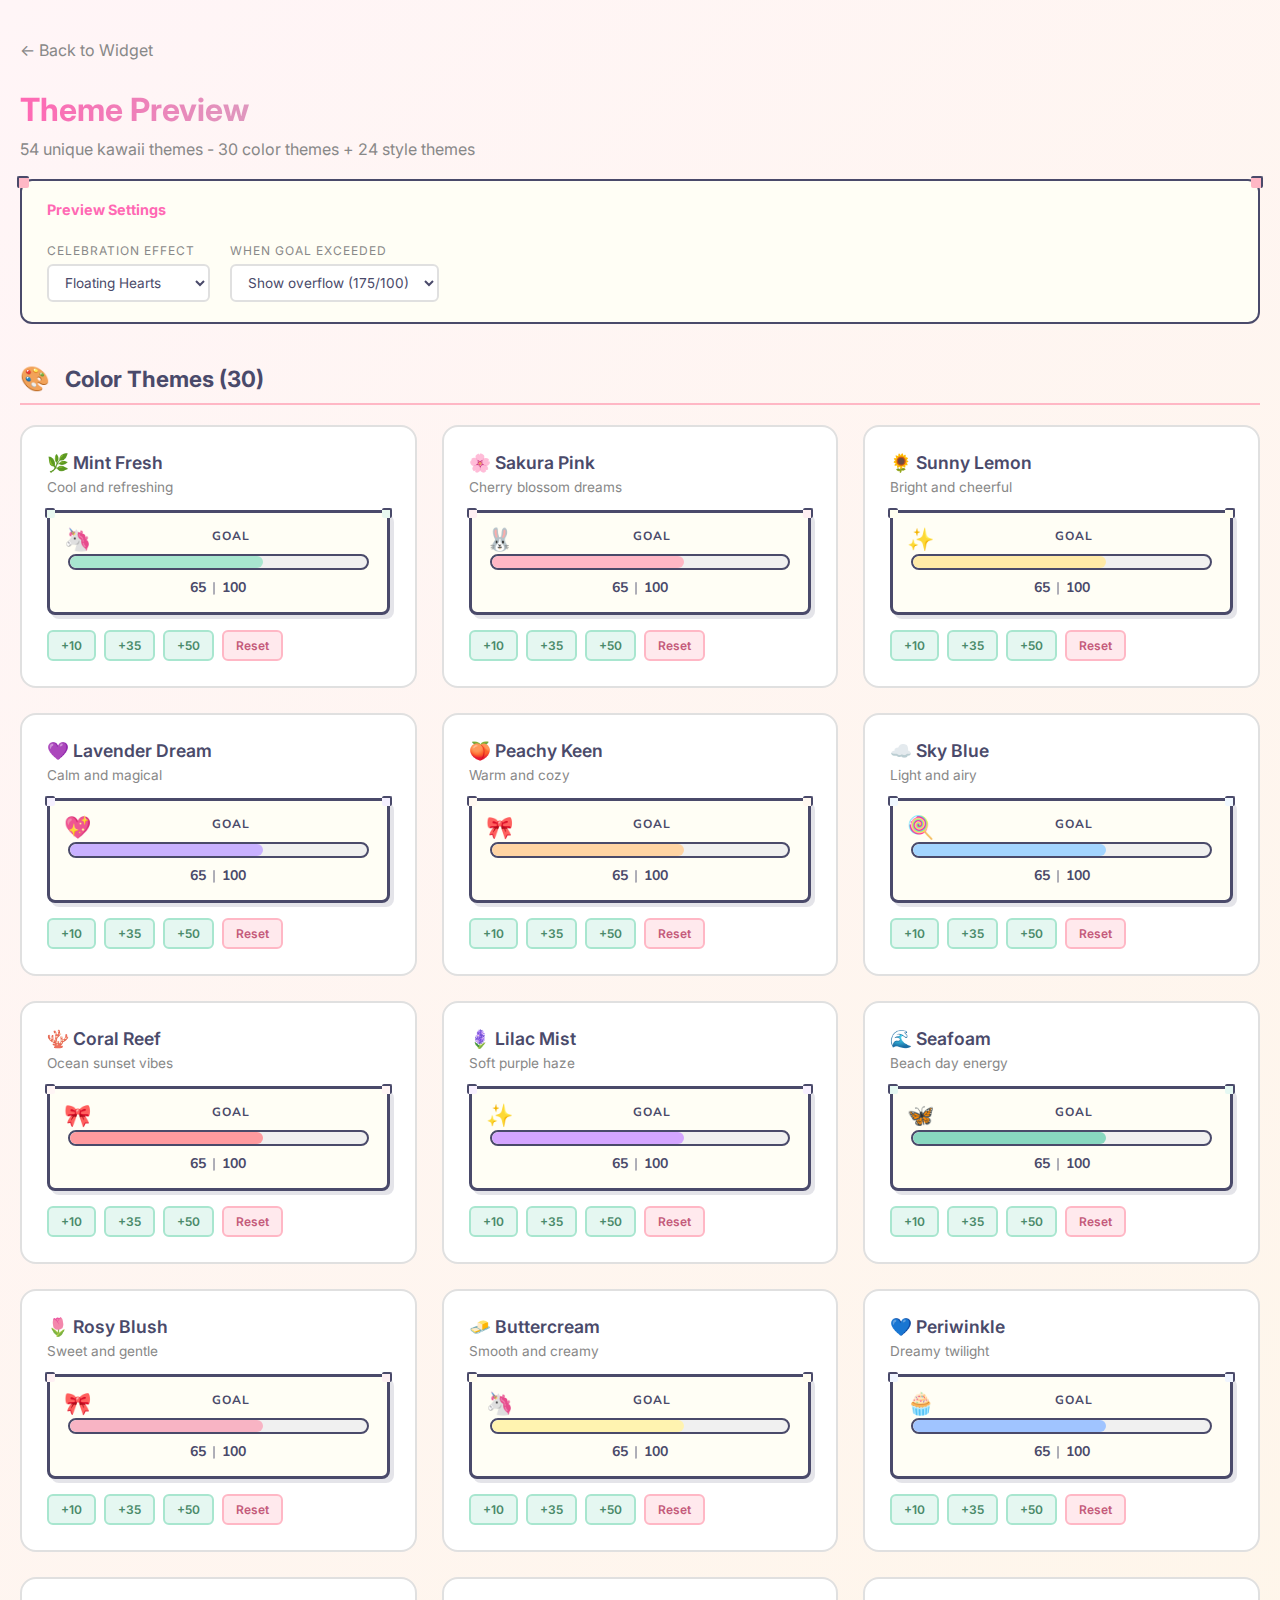
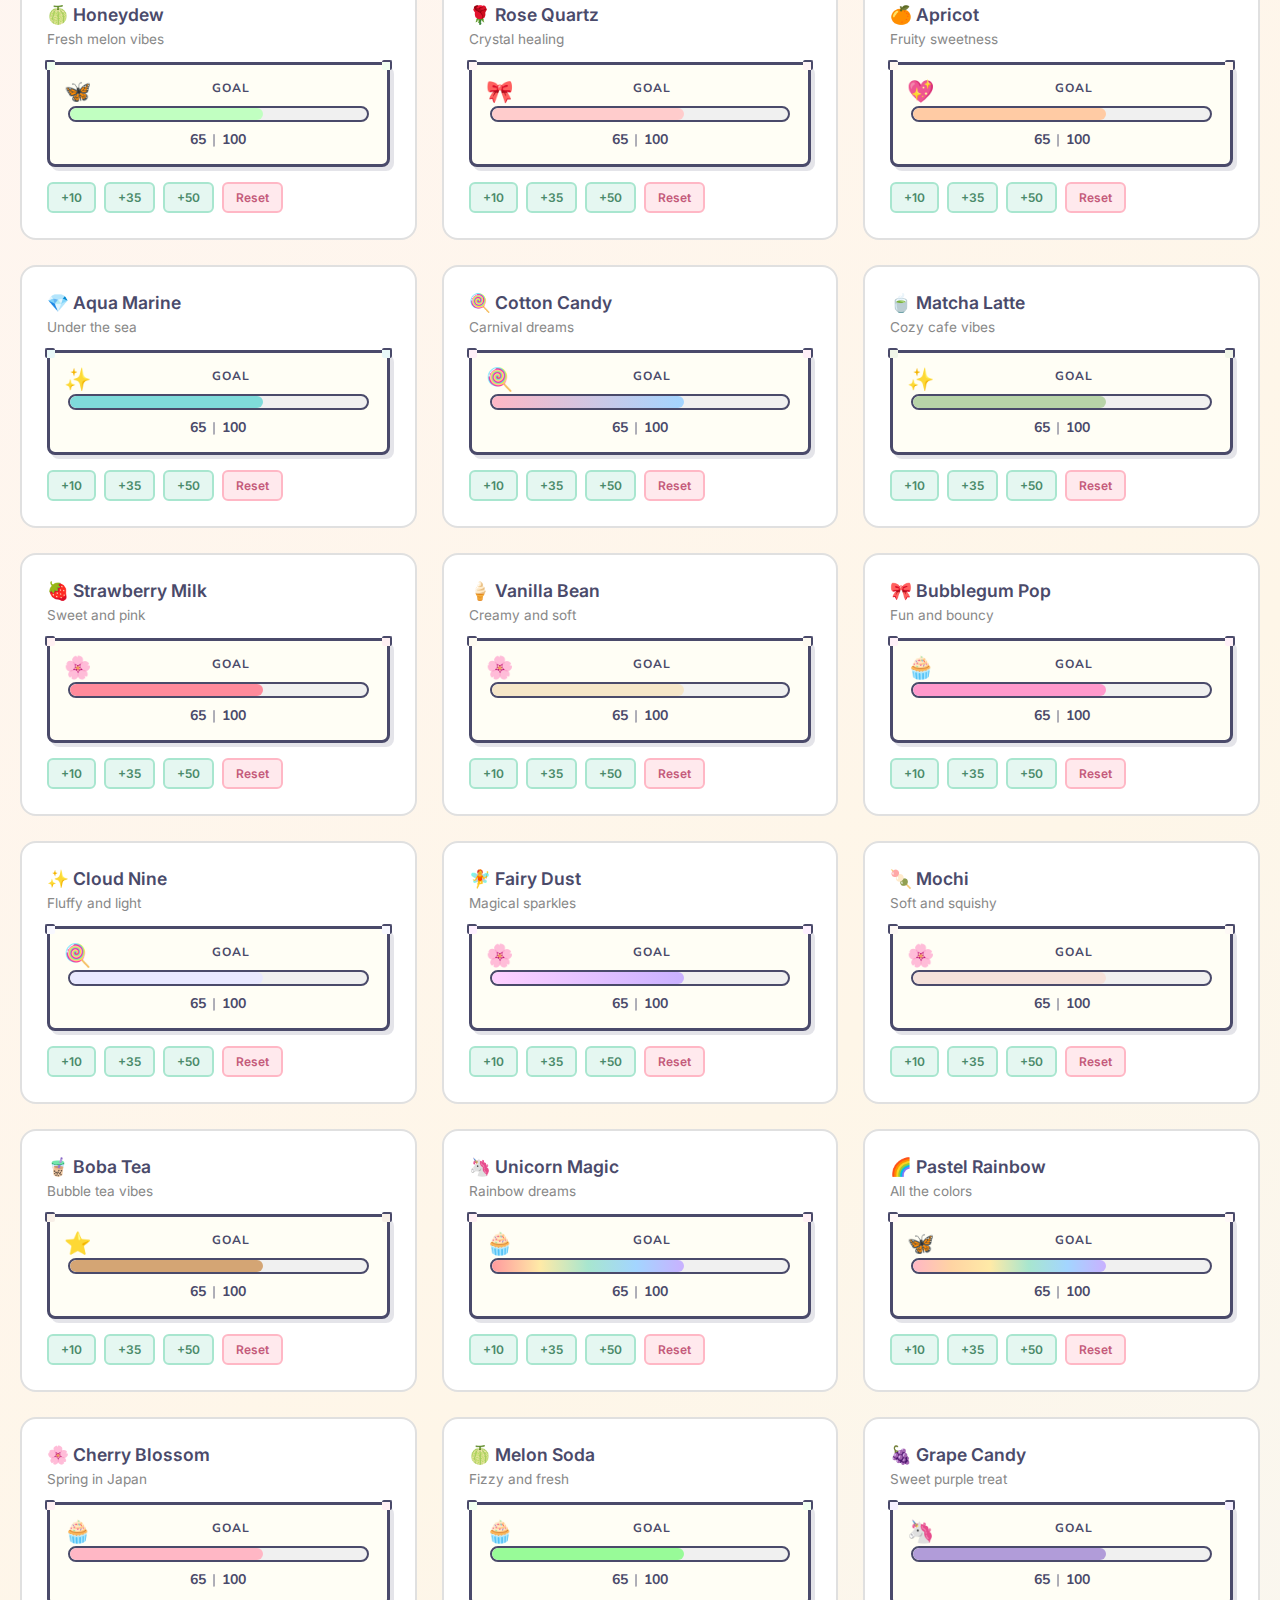
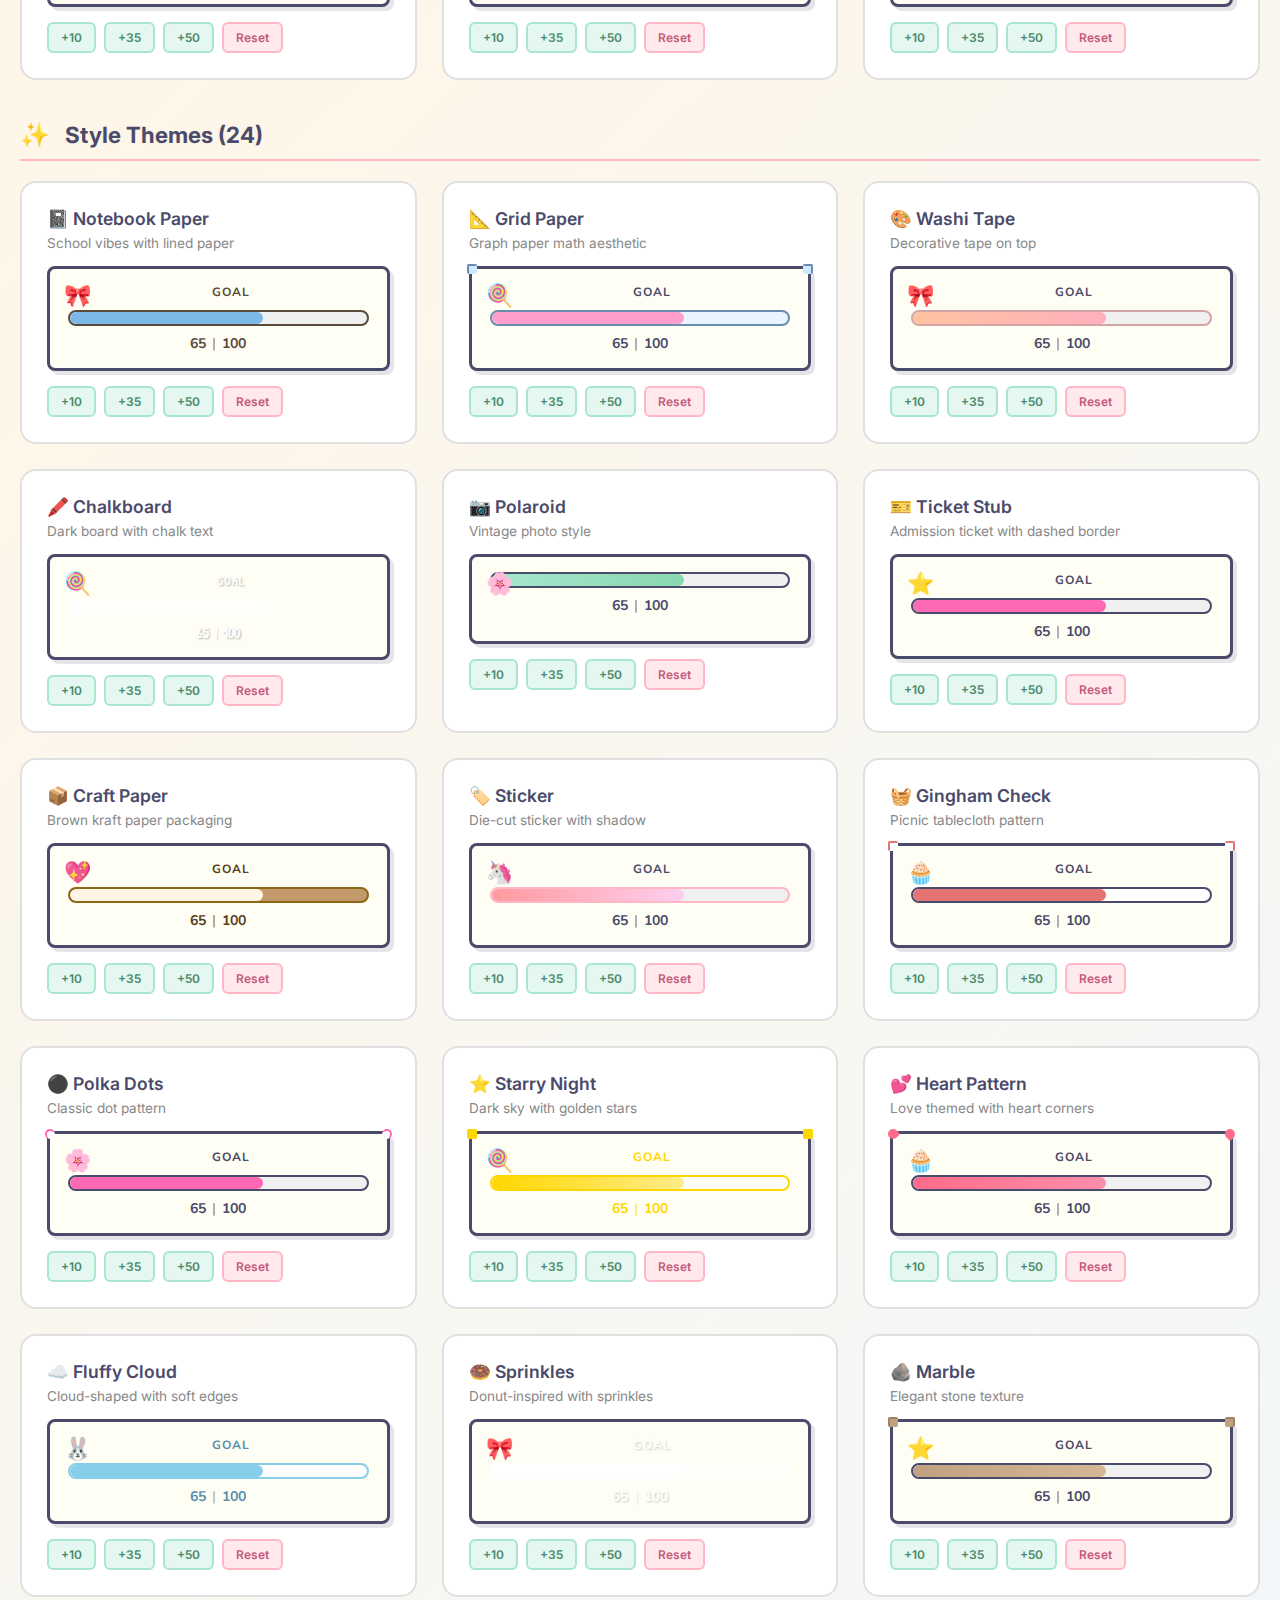
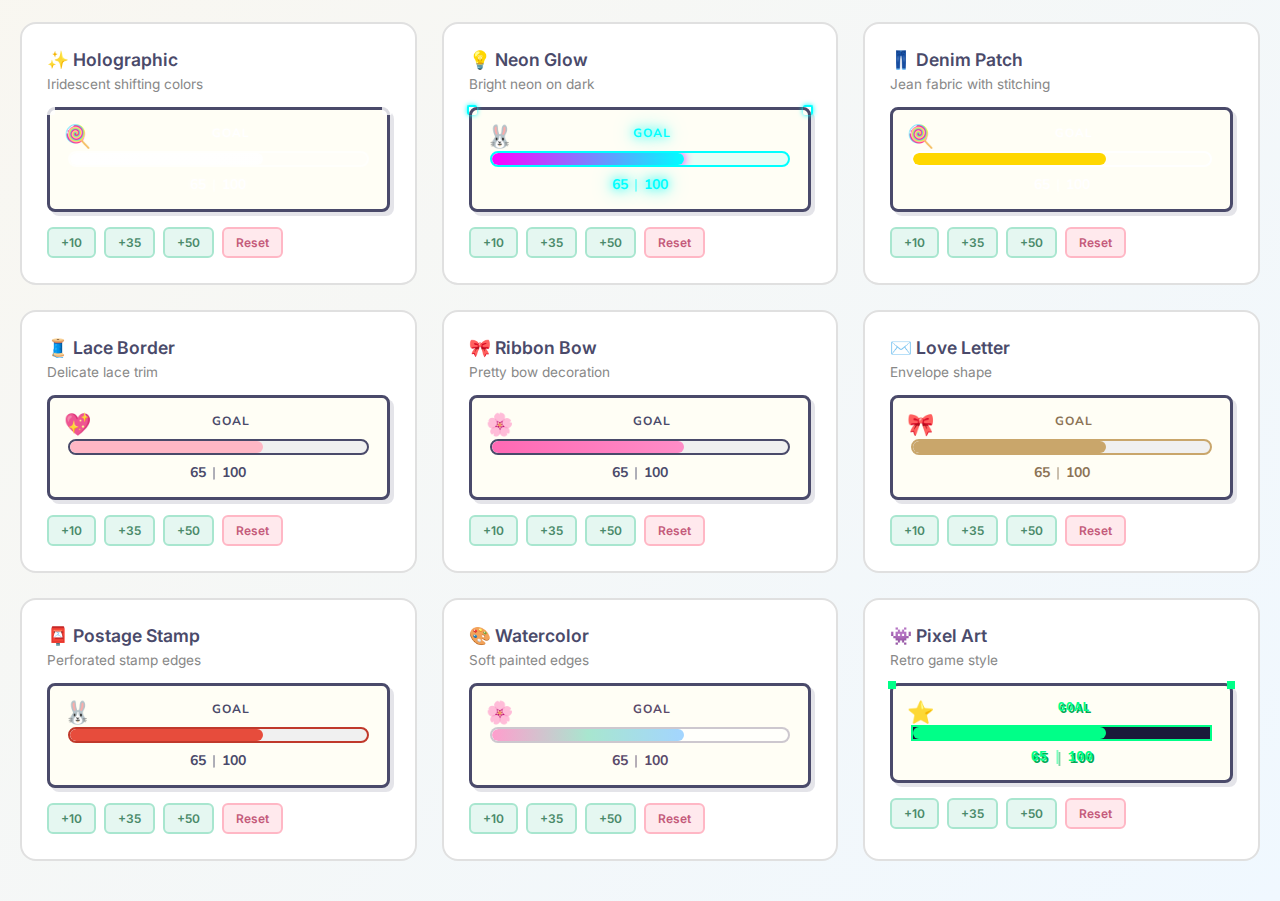
<file: themes.html>
<!DOCTYPE html>
<html lang="en">
<head>
  <meta charset="UTF-8">
  <meta name="viewport" content="width=device-width, initial-scale=1.0">
  <title>Kawaii Notes Goal - Theme Preview</title>
  <link rel="preconnect" href="https://fonts.googleapis.com">
  <link href="https://fonts.googleapis.com/css2?family=Nunito:wght@400;600;700;800&family=Patrick+Hand&family=Inter:wght@400;500;600;700&display=swap" rel="stylesheet">
  <style>
    * {
      margin: 0;
      padding: 0;
      box-sizing: border-box;
    }

    body {
      font-family: 'Inter', sans-serif;
      background: linear-gradient(135deg, #fff5f7 0%, #fef6e8 50%, #f0f8ff 100%);
      min-height: 100vh;
      color: #4a4a6a;
      padding: 40px 20px;
    }

    .container {
      max-width: 1400px;
      margin: 0 auto;
    }

    h1 {
      font-size: 2rem;
      margin-bottom: 10px;
      background: linear-gradient(90deg, #ff69b4, #a8e6cf, #c9b1ff);
      -webkit-background-clip: text;
      -webkit-text-fill-color: transparent;
      background-clip: text;
    }

    .subtitle {
      color: #888;
      margin-bottom: 20px;
    }

    .section-title {
      font-size: 1.4rem;
      margin: 40px 0 20px 0;
      padding-bottom: 10px;
      border-bottom: 2px solid #ffb7c5;
      color: #4a4a6a;
    }

    .section-title span {
      font-size: 1.5rem;
      margin-right: 10px;
    }

    .settings-panel {
      background: #fffef5;
      border: 2px solid #4a4a6a;
      border-radius: 12px;
      padding: 20px 25px;
      margin-bottom: 30px;
      display: flex;
      flex-wrap: wrap;
      gap: 20px;
      align-items: center;
      position: relative;
    }

    .settings-panel::before, .settings-panel::after {
      content: '';
      position: absolute;
      width: 10px;
      height: 10px;
      border: 2px solid #4a4a6a;
      background: #ffb7c5;
      border-radius: 2px;
    }

    .settings-panel::before {
      top: -5px;
      left: -5px;
      border-right: none;
      border-bottom: none;
    }

    .settings-panel::after {
      top: -5px;
      right: -5px;
      border-left: none;
      border-bottom: none;
    }

    .settings-panel h3 {
      width: 100%;
      font-size: 0.9rem;
      color: #ff69b4;
      margin-bottom: 5px;
    }

    .setting-group {
      display: flex;
      flex-direction: column;
      gap: 6px;
    }

    .setting-group label {
      font-size: 0.75rem;
      color: #888;
      text-transform: uppercase;
      letter-spacing: 1px;
    }

    .setting-group select {
      background: #fff;
      border: 2px solid #e0e0e0;
      border-radius: 6px;
      color: #4a4a6a;
      padding: 8px 12px;
      font-family: inherit;
      font-size: 0.85rem;
      min-width: 160px;
    }

    .setting-group select:focus {
      outline: none;
      border-color: #ff69b4;
    }

    .themes-grid {
      display: grid;
      grid-template-columns: repeat(auto-fill, minmax(320px, 1fr));
      gap: 25px;
    }

    .theme-card {
      background: #fff;
      border: 2px solid #e0e0e0;
      border-radius: 16px;
      padding: 25px;
      transition: transform 0.2s, box-shadow 0.2s;
    }

    .theme-card:hover {
      transform: translateY(-4px);
      box-shadow: 0 10px 30px rgba(0, 0, 0, 0.1);
    }

    .theme-name {
      font-size: 1.1rem;
      font-weight: 600;
      margin-bottom: 6px;
      color: #4a4a6a;
    }

    .theme-vibe {
      font-size: 0.85rem;
      color: #888;
      margin-bottom: 15px;
    }

    /* Base Widget Preview Styles */
    .widget-preview {
      position: relative;
      background: #fffef5;
      border: 3px solid #4a4a6a;
      border-radius: 8px;
      padding: 15px 18px;
      font-family: 'Nunito', sans-serif;
      box-shadow: 4px 4px 0px rgba(74, 74, 106, 0.15);
      min-height: 90px;
    }

    .corner {
      position: absolute;
      width: 10px;
      height: 10px;
      border: 2px solid #4a4a6a;
      background: #fff;
      border-radius: 2px;
    }

    .corner-tl { top: -5px; left: -5px; border-right: none; border-bottom: none; }
    .corner-tr { top: -5px; right: -5px; border-left: none; border-bottom: none; }

    .preview-icon {
      position: absolute;
      top: 12px;
      left: 14px;
      font-size: 22px;
    }

    .preview-title {
      text-align: center;
      font-size: 12px;
      font-weight: 700;
      color: #4a4a6a;
      text-transform: uppercase;
      letter-spacing: 1px;
      margin-bottom: 10px;
      padding-left: 25px;
    }

    .preview-bar {
      width: 100%;
      height: 16px;
      background: #f0f0f0;
      border: 2px solid #4a4a6a;
      border-radius: 8px;
      overflow: hidden;
    }

    .preview-bar-fill {
      height: 100%;
      width: 65%;
      border-radius: 6px;
      transition: width 0.5s ease;
    }

    .preview-values {
      display: flex;
      justify-content: center;
      gap: 6px;
      margin-top: 8px;
      font-size: 14px;
      font-weight: 700;
      color: #4a4a6a;
    }

    .preview-separator { opacity: 0.5; }

    .effects-container {
      position: absolute;
      top: 0;
      left: 0;
      right: 0;
      bottom: 0;
      pointer-events: none;
      overflow: visible;
    }

    .demo-controls {
      display: flex;
      gap: 8px;
      margin-top: 15px;
      flex-wrap: wrap;
    }

    .demo-btn {
      padding: 6px 12px;
      background: rgba(168, 230, 207, 0.3);
      border: 2px solid #a8e6cf;
      border-radius: 6px;
      color: #4a8a6a;
      font-family: inherit;
      font-size: 0.75rem;
      font-weight: 600;
      cursor: pointer;
      transition: all 0.2s;
    }

    .demo-btn:hover { background: rgba(168, 230, 207, 0.5); }

    .demo-btn.reset {
      background: rgba(255, 183, 197, 0.3);
      border-color: #ffb7c5;
      color: #c45a7a;
    }

    .demo-btn.reset:hover { background: rgba(255, 183, 197, 0.5); }

    .back-link {
      display: inline-flex;
      align-items: center;
      gap: 8px;
      color: #888;
      text-decoration: none;
      margin-bottom: 30px;
      transition: color 0.2s;
    }

    .back-link:hover { color: #ff69b4; }

    /* Animations */
    @keyframes kawaii-heart-float {
      0% { transform: translateY(0) scale(0); opacity: 0; }
      20% { transform: translateY(-10px) scale(1.2); opacity: 1; }
      100% { transform: translateY(-80px) scale(0.8) rotate(15deg); opacity: 0; }
    }

    @keyframes kawaii-star-spin {
      0% { transform: scale(0) rotate(0deg); opacity: 0; }
      30% { transform: scale(1.3) rotate(180deg); opacity: 1; }
      100% { transform: scale(0) rotate(360deg); opacity: 0; }
    }

    @keyframes kawaii-confetti {
      0% { transform: translateY(-20px) rotate(0deg); opacity: 1; }
      100% { transform: translateY(100px) rotate(360deg); opacity: 0; }
    }

    @keyframes kawaii-sparkle {
      0%, 100% { transform: scale(0); opacity: 0; }
      50% { transform: scale(1); opacity: 1; }
    }

    @keyframes kawaii-bounce {
      0%, 100% { transform: translateY(0); }
      50% { transform: translateY(-6px); }
    }

    @keyframes holo-shift {
      0%, 100% { background-position: 0% 50%; }
      50% { background-position: 100% 50%; }
    }

    .kawaii-bounce { animation: kawaii-bounce 0.4s ease; }

    /* ============= COLOR THEMES ============= */
    .theme-mint .preview-bar-fill { background: #a8e6cf; }
    .theme-mint .corner { background: #e8f8f0; }

    .theme-pink .preview-bar-fill { background: #ffb7c5; }
    .theme-pink .corner { background: #fff0f3; }

    .theme-yellow .preview-bar-fill { background: #ffeaa7; }
    .theme-yellow .corner { background: #fffef0; }

    .theme-lavender .preview-bar-fill { background: #c9b1ff; }
    .theme-lavender .corner { background: #f5f0ff; }

    .theme-peach .preview-bar-fill { background: #ffd4a3; }
    .theme-peach .corner { background: #fff8f0; }

    .theme-sky .preview-bar-fill { background: #a3d5ff; }
    .theme-sky .corner { background: #f0f8ff; }

    .theme-coral .preview-bar-fill { background: #ff9a9e; }
    .theme-coral .corner { background: #fff5f5; }

    .theme-lilac .preview-bar-fill { background: #d4a5ff; }
    .theme-lilac .corner { background: #f8f0ff; }

    .theme-seafoam .preview-bar-fill { background: #88d8c0; }
    .theme-seafoam .corner { background: #e5f8f2; }

    .theme-blush .preview-bar-fill { background: #f8b4c4; }
    .theme-blush .corner { background: #fef0f3; }

    .theme-butter .preview-bar-fill { background: #fff3b0; }
    .theme-butter .corner { background: #fffcf0; }

    .theme-periwinkle .preview-bar-fill { background: #a0c4ff; }
    .theme-periwinkle .corner { background: #f0f5ff; }

    .theme-honeydew .preview-bar-fill { background: #c1ffc1; }
    .theme-honeydew .corner { background: #f0fff0; }

    .theme-rose .preview-bar-fill { background: #ffcccc; }
    .theme-rose .corner { background: #fff5f5; }

    .theme-apricot .preview-bar-fill { background: #ffcba4; }
    .theme-apricot .corner { background: #fff8f0; }

    .theme-aqua .preview-bar-fill { background: #7fdbda; }
    .theme-aqua .corner { background: #e8f8f8; }

    .theme-cotton .preview-bar-fill { background: linear-gradient(90deg, #ffb7c5, #a3d5ff); }
    .theme-cotton .corner { background: #fff0f8; }

    .theme-matcha .preview-bar-fill { background: #b8d4a8; }
    .theme-matcha .corner { background: #f0f5e8; }

    .theme-strawberry .preview-bar-fill { background: #ff8a9b; }
    .theme-strawberry .corner { background: #fff0f2; }

    .theme-vanilla .preview-bar-fill { background: #f5e6c8; }
    .theme-vanilla .corner { background: #fdfaf0; }

    .theme-bubblegum .preview-bar-fill { background: #ff99cc; }
    .theme-bubblegum .corner { background: #fff0f8; }

    .theme-cloud .preview-bar-fill { background: #e8e8ff; }
    .theme-cloud .corner { background: #f8f8ff; }

    .theme-fairy .preview-bar-fill { background: linear-gradient(90deg, #ffd1ff, #c9b1ff); }
    .theme-fairy .corner { background: #fef0ff; }

    .theme-mochi .preview-bar-fill { background: #f5e1da; }
    .theme-mochi .corner { background: #fdf8f5; }

    .theme-boba .preview-bar-fill { background: #d4a574; }
    .theme-boba .corner { background: #f8f0e8; }
    .theme-boba .widget-preview { background: #fef6e8; }

    .theme-unicorn .preview-bar-fill { background: linear-gradient(90deg, #ff9a9e, #ffeaa7, #a8e6cf, #a3d5ff, #c9b1ff); }
    .theme-unicorn .corner { background: #fff0f5; }

    .theme-pastel-rainbow .preview-bar-fill { background: linear-gradient(90deg, #ffb7c5, #ffd4a3, #ffeaa7, #a8e6cf, #a3d5ff, #c9b1ff); }
    .theme-pastel-rainbow .corner { background: #fff8f8; }

    .theme-cherry .preview-bar-fill { background: #ffb7c5; }
    .theme-cherry .corner { background: #fff0f3; }
    .theme-cherry .widget-preview { background: #fff8fa; }

    .theme-melon .preview-bar-fill { background: #98fb98; }
    .theme-melon .corner { background: #f0fff0; }

    .theme-grape .preview-bar-fill { background: #b19cd9; }
    .theme-grape .corner { background: #f5f0ff; }

    /* ============= STYLE THEMES ============= */

    /* Notebook */
    .theme-notebook .widget-preview {
      background: #fff linear-gradient(transparent 95%, #e0e0e0 95%);
      background-size: 100% 24px;
      border-color: #8b7355;
      border-left: 4px solid #ff6b6b;
      border-radius: 0;
      box-shadow: 3px 3px 8px rgba(0,0,0,0.15);
    }
    .theme-notebook .corner { display: none; }
    .theme-notebook .preview-bar-fill { background: #7cb9e8; }
    .theme-notebook .preview-bar { border-color: #5a4a3a; }
    .theme-notebook .preview-title, .theme-notebook .preview-values { color: #5a4a3a; }

    /* Grid */
    .theme-grid .widget-preview {
      background: #f8f8ff;
      background-image: linear-gradient(#a8d4ff 1px, transparent 1px), linear-gradient(90deg, #a8d4ff 1px, transparent 1px);
      background-size: 20px 20px;
      border-color: #6a8caf;
      border-radius: 4px;
    }
    .theme-grid .corner { background: #d0e8ff; border-color: #6a8caf; }
    .theme-grid .preview-bar-fill { background: #ff9ecd; }
    .theme-grid .preview-bar { border-color: #6a8caf; background: #e8f4ff; }

    /* Washi Tape */
    .theme-washi .widget-preview {
      background: #fffef5;
      border: none;
      border-radius: 0;
      box-shadow: 2px 2px 10px rgba(0,0,0,0.1);
    }
    .theme-washi .widget-preview::before {
      content: '';
      position: absolute;
      top: -8px;
      left: 20%;
      width: 60%;
      height: 20px;
      background: repeating-linear-gradient(45deg, #ffb7c5, #ffb7c5 10px, #ffd4e5 10px, #ffd4e5 20px);
      opacity: 0.9;
      transform: rotate(-1deg);
    }
    .theme-washi .corner { display: none; }
    .theme-washi .preview-bar-fill { background: linear-gradient(90deg, #ffc3a0, #ffafbd); }
    .theme-washi .preview-bar { border-color: #d4a5a5; }

    /* Chalkboard */
    .theme-chalkboard .widget-preview {
      background: #2d4a3e;
      border: 8px solid #8b7355;
      border-radius: 4px;
      box-shadow: inset 0 0 30px rgba(0,0,0,0.3), 3px 3px 10px rgba(0,0,0,0.3);
    }
    .theme-chalkboard .corner { display: none; }
    .theme-chalkboard .preview-bar-fill { background: #fff; opacity: 0.9; }
    .theme-chalkboard .preview-bar { border-color: rgba(255,255,255,0.5); background: rgba(255,255,255,0.1); }
    .theme-chalkboard .preview-title, .theme-chalkboard .preview-values {
      color: #fff;
      text-shadow: 1px 1px 2px rgba(0,0,0,0.3);
      font-family: 'Patrick Hand', cursive;
    }

    /* Polaroid */
    .theme-polaroid .widget-preview {
      background: #fff;
      border: none;
      border-radius: 0;
      padding: 15px 15px 40px 15px;
      box-shadow: 0 4px 15px rgba(0,0,0,0.2);
    }
    .theme-polaroid .widget-preview::after {
      content: '♡ goal ♡';
      position: absolute;
      bottom: 10px;
      left: 0;
      right: 0;
      text-align: center;
      font-family: 'Patrick Hand', cursive;
      font-size: 14px;
      color: #666;
    }
    .theme-polaroid .corner { display: none; }
    .theme-polaroid .preview-bar-fill { background: linear-gradient(90deg, #a8e6cf, #88d8b0); }
    .theme-polaroid .preview-title { display: none; }

    /* Ticket */
    .theme-ticket .widget-preview {
      background: linear-gradient(90deg, #ffe4e1 0%, #fff0f5 50%, #ffe4e1 100%);
      border: 2px dashed #ff69b4;
      border-radius: 12px;
    }
    .theme-ticket .corner { display: none; }
    .theme-ticket .preview-bar-fill { background: #ff69b4; }

    /* Craft Paper */
    .theme-craft .widget-preview {
      background: #d4a574;
      border: none;
      border-radius: 0;
      box-shadow: 2px 2px 8px rgba(0,0,0,0.2);
    }
    .theme-craft .corner { display: none; }
    .theme-craft .preview-bar-fill { background: #fff5e6; }
    .theme-craft .preview-bar { border-color: #8b6914; background: #c49a6c; }
    .theme-craft .preview-title, .theme-craft .preview-values { color: #5a3e1b; }

    /* Sticker */
    .theme-sticker .widget-preview {
      background: linear-gradient(135deg, #fff0f5, #f0f8ff);
      border: 6px solid #fff;
      border-radius: 20px;
      box-shadow: 0 4px 15px rgba(0,0,0,0.15), 0 0 0 2px #ffb7c5;
    }
    .theme-sticker .corner { display: none; }
    .theme-sticker .preview-bar-fill { background: linear-gradient(90deg, #ff9a9e, #fecfef); }
    .theme-sticker .preview-bar { border-color: #ffb7c5; border-radius: 15px; }

    /* Gingham */
    .theme-gingham .widget-preview {
      background:
        linear-gradient(45deg, #ffccd5 25%, transparent 25%),
        linear-gradient(-45deg, #ffccd5 25%, transparent 25%),
        linear-gradient(45deg, transparent 75%, #ffccd5 75%),
        linear-gradient(-45deg, transparent 75%, #ffccd5 75%);
      background-size: 20px 20px;
      background-position: 0 0, 0 10px, 10px -10px, -10px 0px;
      background-color: #fff5f7;
      border-color: #e57373;
    }
    .theme-gingham .corner { background: #fff; border-color: #e57373; }
    .theme-gingham .preview-bar-fill { background: #e57373; }
    .theme-gingham .preview-bar { background: #fff; }

    /* Polka Dots */
    .theme-polka .widget-preview {
      background: #fff0f5;
      background-image: radial-gradient(#ffb7c5 8px, transparent 8px);
      background-size: 30px 30px;
      border-color: #ff69b4;
    }
    .theme-polka .corner { background: #fff; border-color: #ff69b4; border-radius: 50%; }
    .theme-polka .preview-bar-fill { background: #ff69b4; }

    /* Starry */
    .theme-starry .widget-preview {
      background: linear-gradient(135deg, #1a1a2e, #16213e);
      border-color: #ffd700;
      box-shadow: 0 0 20px rgba(255,215,0,0.3);
    }
    .theme-starry .corner { background: #ffd700; border-color: #ffd700; }
    .theme-starry .preview-bar-fill { background: linear-gradient(90deg, #ffd700, #ffec8b); }
    .theme-starry .preview-bar { border-color: #ffd700; background: rgba(255,255,255,0.1); }
    .theme-starry .preview-title, .theme-starry .preview-values { color: #ffd700; }

    /* Hearts */
    .theme-hearts .widget-preview {
      background: #fff5f7;
      border-color: #ff6b8a;
    }
    .theme-hearts .corner {
      background: #ff6b8a;
      border: none;
      border-radius: 50% 50% 0 50%;
      transform: rotate(-45deg);
    }
    .theme-hearts .corner-tr { transform: rotate(45deg); }
    .theme-hearts .preview-bar-fill { background: linear-gradient(90deg, #ff6b8a, #ff8fab); }

    /* Clouds */
    .theme-clouds .widget-preview {
      background: linear-gradient(180deg, #e0f4ff, #f0f8ff);
      border: none;
      border-radius: 30px 30px 20px 20px;
      box-shadow: 30px 10px 0 -10px #fff, -30px 10px 0 -10px #fff, 0 15px 20px rgba(0,0,0,0.1);
    }
    .theme-clouds .corner { display: none; }
    .theme-clouds .preview-bar-fill { background: #87ceeb; }
    .theme-clouds .preview-bar { border-color: #87ceeb; background: #fff; }
    .theme-clouds .preview-title, .theme-clouds .preview-values { color: #5a8faf; }

    /* Sprinkles */
    .theme-sprinkles .widget-preview {
      background: #ffb7c5;
      border: 4px solid #fff;
      border-radius: 16px;
      box-shadow: 3px 3px 0 #d4788a;
    }
    .theme-sprinkles .corner { display: none; }
    .theme-sprinkles .preview-bar-fill { background: #fff; }
    .theme-sprinkles .preview-bar { border-color: #fff; background: rgba(255,255,255,0.5); }
    .theme-sprinkles .preview-title, .theme-sprinkles .preview-values { color: #fff; text-shadow: 1px 1px 2px rgba(0,0,0,0.2); }

    /* Marble */
    .theme-marble .widget-preview {
      background: linear-gradient(135deg, #f5f5f5, #e8e8e8, #f0f0f0, #e0e0e0);
      border-color: #c0a080;
      box-shadow: 0 4px 15px rgba(0,0,0,0.1);
    }
    .theme-marble .corner { background: #c0a080; border-color: #a08060; }
    .theme-marble .preview-bar-fill { background: linear-gradient(90deg, #c0a080, #d4b896); }

    /* Holographic */
    .theme-holo .widget-preview {
      background: linear-gradient(135deg, #ff9a9e, #fad0c4, #a8edea, #fed6e3, #d299c2);
      background-size: 300% 300%;
      animation: holo-shift 5s ease infinite;
      border: 2px solid rgba(255,255,255,0.5);
      box-shadow: 0 0 20px rgba(255,182,193,0.4);
    }
    .theme-holo .corner { background: rgba(255,255,255,0.8); border-color: rgba(255,255,255,0.5); }
    .theme-holo .preview-bar-fill { background: linear-gradient(90deg, #fff, rgba(255,255,255,0.8)); }
    .theme-holo .preview-bar { border-color: rgba(255,255,255,0.5); background: rgba(255,255,255,0.3); }
    .theme-holo .preview-title, .theme-holo .preview-values { color: #fff; text-shadow: 0 0 10px rgba(255,255,255,0.8); }

    /* Neon */
    .theme-neon .widget-preview {
      background: #1a1a2e;
      border: 3px solid #ff00ff;
      box-shadow: 0 0 10px #ff00ff, 0 0 20px #ff00ff, inset 0 0 15px rgba(255,0,255,0.1);
      border-radius: 12px;
    }
    .theme-neon .corner {
      background: transparent;
      border-color: #00ffff;
      box-shadow: 0 0 5px #00ffff;
    }
    .theme-neon .preview-bar-fill {
      background: linear-gradient(90deg, #ff00ff, #00ffff);
      box-shadow: 0 0 10px #ff00ff;
    }
    .theme-neon .preview-bar { border-color: #00ffff; background: rgba(0,255,255,0.1); }
    .theme-neon .preview-title, .theme-neon .preview-values {
      color: #00ffff;
      text-shadow: 0 0 10px #00ffff, 0 0 20px #00ffff;
    }

    /* Denim */
    .theme-denim .widget-preview {
      background: #4a6fa5;
      border: none;
      box-shadow: inset 0 0 20px rgba(0,0,0,0.2), 2px 2px 8px rgba(0,0,0,0.2);
    }
    .theme-denim .corner { display: none; }
    .theme-denim .preview-bar-fill { background: #ffd700; }
    .theme-denim .preview-bar { border: 2px solid #fff; background: rgba(255,255,255,0.2); }
    .theme-denim .preview-title, .theme-denim .preview-values { color: #fff; }

    /* Lace */
    .theme-lace .widget-preview {
      background: #fff;
      border: 8px solid transparent;
      border-image: repeating-linear-gradient(45deg, #ffb7c5, #ffb7c5 5px, transparent 5px, transparent 10px) 8;
      box-shadow: 0 0 0 2px #ffb7c5;
    }
    .theme-lace .corner { display: none; }
    .theme-lace .preview-bar-fill { background: #ffb7c5; }

    /* Ribbon */
    .theme-ribbon .widget-preview {
      background: #fff5f7;
      border: 2px solid #ff69b4;
      border-radius: 8px;
      padding-top: 25px;
    }
    .theme-ribbon .widget-preview::before {
      content: '🎀';
      position: absolute;
      top: -12px;
      left: 50%;
      transform: translateX(-50%);
      font-size: 24px;
    }
    .theme-ribbon .corner { display: none; }
    .theme-ribbon .preview-bar-fill { background: linear-gradient(90deg, #ff69b4, #ff8dc7); }

    /* Letter */
    .theme-letter .widget-preview {
      background: linear-gradient(135deg, #f5f0e8 0%, #fff8f0 100%);
      border: 2px solid #c9a66b;
      border-radius: 0;
      clip-path: polygon(0 15%, 50% 0, 100% 15%, 100% 100%, 0 100%);
      padding-top: 30px;
    }
    .theme-letter .corner { display: none; }
    .theme-letter .preview-bar-fill { background: #c9a66b; }
    .theme-letter .preview-bar { border-color: #c9a66b; }
    .theme-letter .preview-title, .theme-letter .preview-values { color: #8b7355; }

    /* Stamp */
    .theme-stamp .widget-preview {
      background: #fff;
      border: none;
      box-shadow: 0 0 0 8px #fff, 0 0 0 10px #e0e0e0;
      border-radius: 0;
      margin: 12px;
    }
    .theme-stamp .corner { display: none; }
    .theme-stamp .preview-bar-fill { background: #e74c3c; }
    .theme-stamp .preview-bar { border-color: #c0392b; }

    /* Watercolor */
    .theme-watercolor .widget-preview {
      background: linear-gradient(135deg, rgba(255,183,197,0.6), rgba(168,230,207,0.5), rgba(163,213,255,0.6), rgba(201,177,255,0.5));
      border: none;
      border-radius: 50% 20% 40% 30% / 30% 40% 20% 50%;
      box-shadow: 0 4px 20px rgba(0,0,0,0.1);
    }
    .theme-watercolor .corner { display: none; }
    .theme-watercolor .preview-bar-fill { background: linear-gradient(90deg, #ff9ecd, #a8e6cf, #a3d5ff); }
    .theme-watercolor .preview-bar { border: 2px solid rgba(90,74,106,0.3); background: rgba(255,255,255,0.6); border-radius: 15px; }
    .theme-watercolor .preview-title, .theme-watercolor .preview-values { color: #5a4a6a; }

    /* Pixel Art */
    .theme-pixel .widget-preview {
      background: #2a2a4a;
      border: 4px solid #00ff88;
      border-radius: 0;
      box-shadow: 4px 4px 0 #00aa55, 8px 8px 0 rgba(0,0,0,0.2);
    }
    .theme-pixel .corner {
      background: #00ff88;
      border: none;
      border-radius: 0;
      width: 8px;
      height: 8px;
    }
    .theme-pixel .preview-bar-fill { background: #00ff88; }
    .theme-pixel .preview-bar { border: 2px solid #00ff88; background: #1a1a3a; border-radius: 0; }
    .theme-pixel .preview-title, .theme-pixel .preview-values {
      color: #00ff88;
      font-family: monospace;
      text-shadow: 2px 2px 0 #00aa55;
    }
  </style>
</head>
<body>
  <div class="container">
    <a href="/streamelements/widget/kawaii-notes-goal/" class="back-link">← Back to Widget</a>

    <h1>Theme Preview</h1>
    <p class="subtitle">54 unique kawaii themes - 30 color themes + 24 style themes</p>

    <div class="settings-panel">
      <h3>Preview Settings</h3>

      <div class="setting-group">
        <label>Celebration Effect</label>
        <select id="celebrationEffect">
          <option value="hearts">Floating Hearts</option>
          <option value="stars">Spinning Stars</option>
          <option value="confetti">Pastel Confetti</option>
          <option value="sparkles">Sparkle Burst</option>
          <option value="flowers">Flower Shower</option>
          <option value="rainbow">Rainbow Magic</option>
          <option value="bubbles">Cute Bubbles</option>
          <option value="butterflies">Butterflies</option>
          <option value="clouds">Fluffy Clouds</option>
          <option value="candies">Candy Rain</option>
          <option value="bunnies">Bouncing Bunnies</option>
          <option value="cats">Kitty Parade</option>
          <option value="mochi">Mochi Bounce</option>
        </select>
      </div>

      <div class="setting-group">
        <label>When Goal Exceeded</label>
        <select id="overflowBehavior">
          <option value="show">Show overflow (175/100)</option>
          <option value="cap">Cap at goal (100/100)</option>
          <option value="hide">Hide after completion</option>
        </select>
      </div>
    </div>

    <!-- COLOR THEMES -->
    <h2 class="section-title"><span>🎨</span> Color Themes (30)</h2>
    <div class="themes-grid" id="colorThemesGrid"></div>

    <!-- STYLE THEMES -->
    <h2 class="section-title"><span>✨</span> Style Themes (24)</h2>
    <div class="themes-grid" id="styleThemesGrid"></div>
  </div>

  <script>
    // Color themes
    const colorThemes = [
      { id: 'mint', name: '🌿 Mint Fresh', vibe: 'Cool and refreshing' },
      { id: 'pink', name: '🌸 Sakura Pink', vibe: 'Cherry blossom dreams' },
      { id: 'yellow', name: '🌻 Sunny Lemon', vibe: 'Bright and cheerful' },
      { id: 'lavender', name: '💜 Lavender Dream', vibe: 'Calm and magical' },
      { id: 'peach', name: '🍑 Peachy Keen', vibe: 'Warm and cozy' },
      { id: 'sky', name: '☁️ Sky Blue', vibe: 'Light and airy' },
      { id: 'coral', name: '🪸 Coral Reef', vibe: 'Ocean sunset vibes' },
      { id: 'lilac', name: '🪻 Lilac Mist', vibe: 'Soft purple haze' },
      { id: 'seafoam', name: '🌊 Seafoam', vibe: 'Beach day energy' },
      { id: 'blush', name: '🌷 Rosy Blush', vibe: 'Sweet and gentle' },
      { id: 'butter', name: '🧈 Buttercream', vibe: 'Smooth and creamy' },
      { id: 'periwinkle', name: '💙 Periwinkle', vibe: 'Dreamy twilight' },
      { id: 'honeydew', name: '🍈 Honeydew', vibe: 'Fresh melon vibes' },
      { id: 'rose', name: '🌹 Rose Quartz', vibe: 'Crystal healing' },
      { id: 'apricot', name: '🍊 Apricot', vibe: 'Fruity sweetness' },
      { id: 'aqua', name: '💎 Aqua Marine', vibe: 'Under the sea' },
      { id: 'cotton', name: '🍭 Cotton Candy', vibe: 'Carnival dreams' },
      { id: 'matcha', name: '🍵 Matcha Latte', vibe: 'Cozy cafe vibes' },
      { id: 'strawberry', name: '🍓 Strawberry Milk', vibe: 'Sweet and pink' },
      { id: 'vanilla', name: '🍦 Vanilla Bean', vibe: 'Creamy and soft' },
      { id: 'bubblegum', name: '🎀 Bubblegum Pop', vibe: 'Fun and bouncy' },
      { id: 'cloud', name: '✨ Cloud Nine', vibe: 'Fluffy and light' },
      { id: 'fairy', name: '🧚 Fairy Dust', vibe: 'Magical sparkles' },
      { id: 'mochi', name: '🍡 Mochi', vibe: 'Soft and squishy' },
      { id: 'boba', name: '🧋 Boba Tea', vibe: 'Bubble tea vibes' },
      { id: 'unicorn', name: '🦄 Unicorn Magic', vibe: 'Rainbow dreams' },
      { id: 'pastel-rainbow', name: '🌈 Pastel Rainbow', vibe: 'All the colors' },
      { id: 'cherry', name: '🌸 Cherry Blossom', vibe: 'Spring in Japan' },
      { id: 'melon', name: '🍈 Melon Soda', vibe: 'Fizzy and fresh' },
      { id: 'grape', name: '🍇 Grape Candy', vibe: 'Sweet purple treat' }
    ];

    // Style themes
    const styleThemes = [
      { id: 'notebook', name: '📓 Notebook Paper', vibe: 'School vibes with lined paper' },
      { id: 'grid', name: '📐 Grid Paper', vibe: 'Graph paper math aesthetic' },
      { id: 'washi', name: '🎨 Washi Tape', vibe: 'Decorative tape on top' },
      { id: 'chalkboard', name: '🖍️ Chalkboard', vibe: 'Dark board with chalk text' },
      { id: 'polaroid', name: '📷 Polaroid', vibe: 'Vintage photo style' },
      { id: 'ticket', name: '🎫 Ticket Stub', vibe: 'Admission ticket with dashed border' },
      { id: 'craft', name: '📦 Craft Paper', vibe: 'Brown kraft paper packaging' },
      { id: 'sticker', name: '🏷️ Sticker', vibe: 'Die-cut sticker with shadow' },
      { id: 'gingham', name: '🧺 Gingham Check', vibe: 'Picnic tablecloth pattern' },
      { id: 'polka', name: '⚫ Polka Dots', vibe: 'Classic dot pattern' },
      { id: 'starry', name: '⭐ Starry Night', vibe: 'Dark sky with golden stars' },
      { id: 'hearts', name: '💕 Heart Pattern', vibe: 'Love themed with heart corners' },
      { id: 'clouds', name: '☁️ Fluffy Cloud', vibe: 'Cloud-shaped with soft edges' },
      { id: 'sprinkles', name: '🍩 Sprinkles', vibe: 'Donut-inspired with sprinkles' },
      { id: 'marble', name: '🪨 Marble', vibe: 'Elegant stone texture' },
      { id: 'holo', name: '✨ Holographic', vibe: 'Iridescent shifting colors' },
      { id: 'neon', name: '💡 Neon Glow', vibe: 'Bright neon on dark' },
      { id: 'denim', name: '👖 Denim Patch', vibe: 'Jean fabric with stitching' },
      { id: 'lace', name: '🧵 Lace Border', vibe: 'Delicate lace trim' },
      { id: 'ribbon', name: '🎀 Ribbon Bow', vibe: 'Pretty bow decoration' },
      { id: 'letter', name: '✉️ Love Letter', vibe: 'Envelope shape' },
      { id: 'stamp', name: '📮 Postage Stamp', vibe: 'Perforated stamp edges' },
      { id: 'watercolor', name: '🎨 Watercolor', vibe: 'Soft painted edges' },
      { id: 'pixel', name: '👾 Pixel Art', vibe: 'Retro game style' }
    ];

    const cardStates = new Map();

    function getCardState(card) {
      if (!cardStates.has(card)) {
        cardStates.set(card, { progress: 65, goal: 100, wasComplete: false });
      }
      return cardStates.get(card);
    }

    function getRandomIcon() {
      const icons = ['⭐', '💖', '✨', '🌸', '🦋', '🎀', '🧁', '🍭', '🐰', '🦄'];
      return icons[Math.floor(Math.random() * icons.length)];
    }

    function generateThemeCard(theme, container) {
      const card = document.createElement('div');
      card.className = 'theme-card';
      card.innerHTML = `
        <div class="theme-name">${theme.name}</div>
        <div class="theme-vibe">${theme.vibe}</div>
        <div class="widget-preview theme-${theme.id}">
          <div class="corner corner-tl"></div>
          <div class="corner corner-tr"></div>
          <div class="preview-icon">${getRandomIcon()}</div>
          <div class="preview-title">GOAL</div>
          <div class="preview-bar">
            <div class="preview-bar-fill"></div>
          </div>
          <div class="preview-values">
            <span class="current-val">65</span>
            <span class="preview-separator">|</span>
            <span class="goal-val">100</span>
          </div>
          <div class="effects-container"></div>
        </div>
        <div class="demo-controls">
          <button class="demo-btn" onclick="demoAdd(this, 10)">+10</button>
          <button class="demo-btn" onclick="demoAdd(this, 35)">+35</button>
          <button class="demo-btn" onclick="demoAdd(this, 50)">+50</button>
          <button class="demo-btn reset" onclick="demoReset(this)">Reset</button>
        </div>
      `;
      container.appendChild(card);
    }

    function generateThemes() {
      const colorGrid = document.getElementById('colorThemesGrid');
      const styleGrid = document.getElementById('styleThemesGrid');

      colorThemes.forEach(theme => generateThemeCard(theme, colorGrid));
      styleThemes.forEach(theme => generateThemeCard(theme, styleGrid));
    }

    function demoAdd(btn, amount) {
      const card = btn.closest('.theme-card');
      const state = getCardState(card);
      const preview = card.querySelector('.widget-preview');

      state.progress += amount;
      preview.classList.add('kawaii-bounce');
      setTimeout(() => preview.classList.remove('kawaii-bounce'), 400);
      updateCardDisplay(card, state);
    }

    function demoReset(btn) {
      const card = btn.closest('.theme-card');
      const state = getCardState(card);
      state.progress = 0;
      state.wasComplete = false;

      const preview = card.querySelector('.widget-preview');
      preview.style.opacity = '1';
      clearEffects(preview);
      updateCardDisplay(card, state);
    }

    function updateCardDisplay(card, state) {
      const fill = card.querySelector('.preview-bar-fill');
      const currentVal = card.querySelector('.current-val');
      const preview = card.querySelector('.widget-preview');

      const overflowBehavior = document.getElementById('overflowBehavior').value;
      const pct = Math.min((state.progress / state.goal) * 100, 100);
      fill.style.width = pct + '%';

      let displayValue = state.progress;
      const isComplete = state.progress >= state.goal;

      if (isComplete && overflowBehavior === 'cap') displayValue = state.goal;
      currentVal.textContent = displayValue;

      if (!isComplete) preview.style.opacity = '1';

      if (isComplete && !state.wasComplete) {
        state.wasComplete = true;
        setTimeout(() => celebrate(preview), 500);

        if (overflowBehavior === 'hide') {
          setTimeout(() => {
            preview.style.opacity = '0';
            preview.style.transition = 'opacity 0.5s ease';
          }, 3500);
        }
      }
    }

    function clearEffects(preview) {
      const box = preview.querySelector('.effects-container');
      if (box) box.innerHTML = '';
    }

    function celebrate(preview) {
      const effect = document.getElementById('celebrationEffect').value;
      const box = preview.querySelector('.effects-container');
      box.innerHTML = '';

      const effects = {
        hearts: () => spawnParticles(box, ['💖', '💕', '💗', '💓'], 6, 6, 'float'),
        stars: () => spawnParticles(box, ['⭐', '🌟', '✨', '💫'], 8, 8, 'spin'),
        confetti: () => spawnConfetti(box),
        sparkles: () => spawnParticles(box, ['✨', '💫', '⭐'], 8, 6, 'sparkle'),
        flowers: () => spawnParticles(box, ['🌸', '🌺', '🌷', '🌼'], 6, 8, 'fall'),
        rainbow: () => spawnParticles(box, ['🌈', '✨', '💖', '⭐'], 5, 5, 'float'),
        bubbles: () => spawnParticles(box, ['🫧', '○', '◯'], 6, 8, 'float'),
        butterflies: () => spawnParticles(box, ['🦋', '🦋', '✨'], 5, 5, 'float'),
        clouds: () => spawnParticles(box, ['☁️', '💭', '🤍'], 4, 4, 'float'),
        candies: () => spawnParticles(box, ['🍬', '🍭', '🧁', '🍩'], 6, 8, 'fall'),
        bunnies: () => spawnParticles(box, ['🐰', '🐇', '🥕', '💕'], 5, 5, 'float'),
        cats: () => spawnParticles(box, ['🐱', '😺', '😸', '🐾'], 5, 5, 'float'),
        mochi: () => spawnParticles(box, ['🍡', '🍥', '🥮', '✨'], 6, 6, 'spin')
      };

      if (effects[effect]) effects[effect]();
    }

    function spawnParticles(box, items, waves, count, animation) {
      for (let w = 0; w < waves; w++) {
        setTimeout(() => {
          for (let i = 0; i < count; i++) {
            const p = document.createElement('div');
            p.textContent = items[Math.floor(Math.random() * items.length)];
            const size = 14 + Math.random() * 14;
            let anim = '';

            if (animation === 'float') {
              anim = `kawaii-heart-float ${1 + Math.random() * 0.5}s ease-out forwards`;
              p.style.cssText = `position:absolute;left:${10+Math.random()*80}%;top:50%;font-size:${size}px;animation:${anim};animation-delay:${Math.random()*0.3}s;pointer-events:none;`;
            } else if (animation === 'spin') {
              anim = `kawaii-star-spin ${0.8 + Math.random() * 0.4}s ease forwards`;
              p.style.cssText = `position:absolute;left:${Math.random()*100}%;top:${Math.random()*100}%;font-size:${size}px;animation:${anim};animation-delay:${Math.random()*0.3}s;pointer-events:none;`;
            } else if (animation === 'fall') {
              anim = `kawaii-confetti ${1.2 + Math.random() * 0.6}s ease forwards`;
              p.style.cssText = `position:absolute;left:${Math.random()*100}%;top:-10px;font-size:${size}px;animation:${anim};animation-delay:${Math.random()*0.4}s;pointer-events:none;`;
            } else if (animation === 'sparkle') {
              anim = `kawaii-sparkle ${0.6 + Math.random() * 0.4}s ease forwards`;
              p.style.cssText = `position:absolute;left:${Math.random()*100}%;top:${Math.random()*100}%;font-size:${size}px;animation:${anim};animation-delay:${Math.random()*0.2}s;pointer-events:none;`;
            }

            box.appendChild(p);
            setTimeout(() => p.remove(), 2500);
          }
        }, w * 400);
      }
    }

    function spawnConfetti(box) {
      const colors = ['#ffb7c5', '#a8e6cf', '#ffeaa7', '#c9b1ff', '#a3d5ff'];
      for (let w = 0; w < 5; w++) {
        setTimeout(() => {
          for (let i = 0; i < 12; i++) {
            const p = document.createElement('div');
            const size = 6 + Math.random() * 6;
            const color = colors[Math.floor(Math.random() * colors.length)];
            p.style.cssText = `position:absolute;left:${Math.random()*100}%;top:-10px;width:${size}px;height:${size}px;background:${color};border-radius:${Math.random()>0.5?'50%':'2px'};animation:kawaii-confetti ${1+Math.random()*0.8}s ease forwards;animation-delay:${Math.random()*0.4}s;pointer-events:none;`;
            box.appendChild(p);
            setTimeout(() => p.remove(), 2500);
          }
        }, w * 500);
      }
    }

    generateThemes();
  </script>
</body>
</html>
</file>
